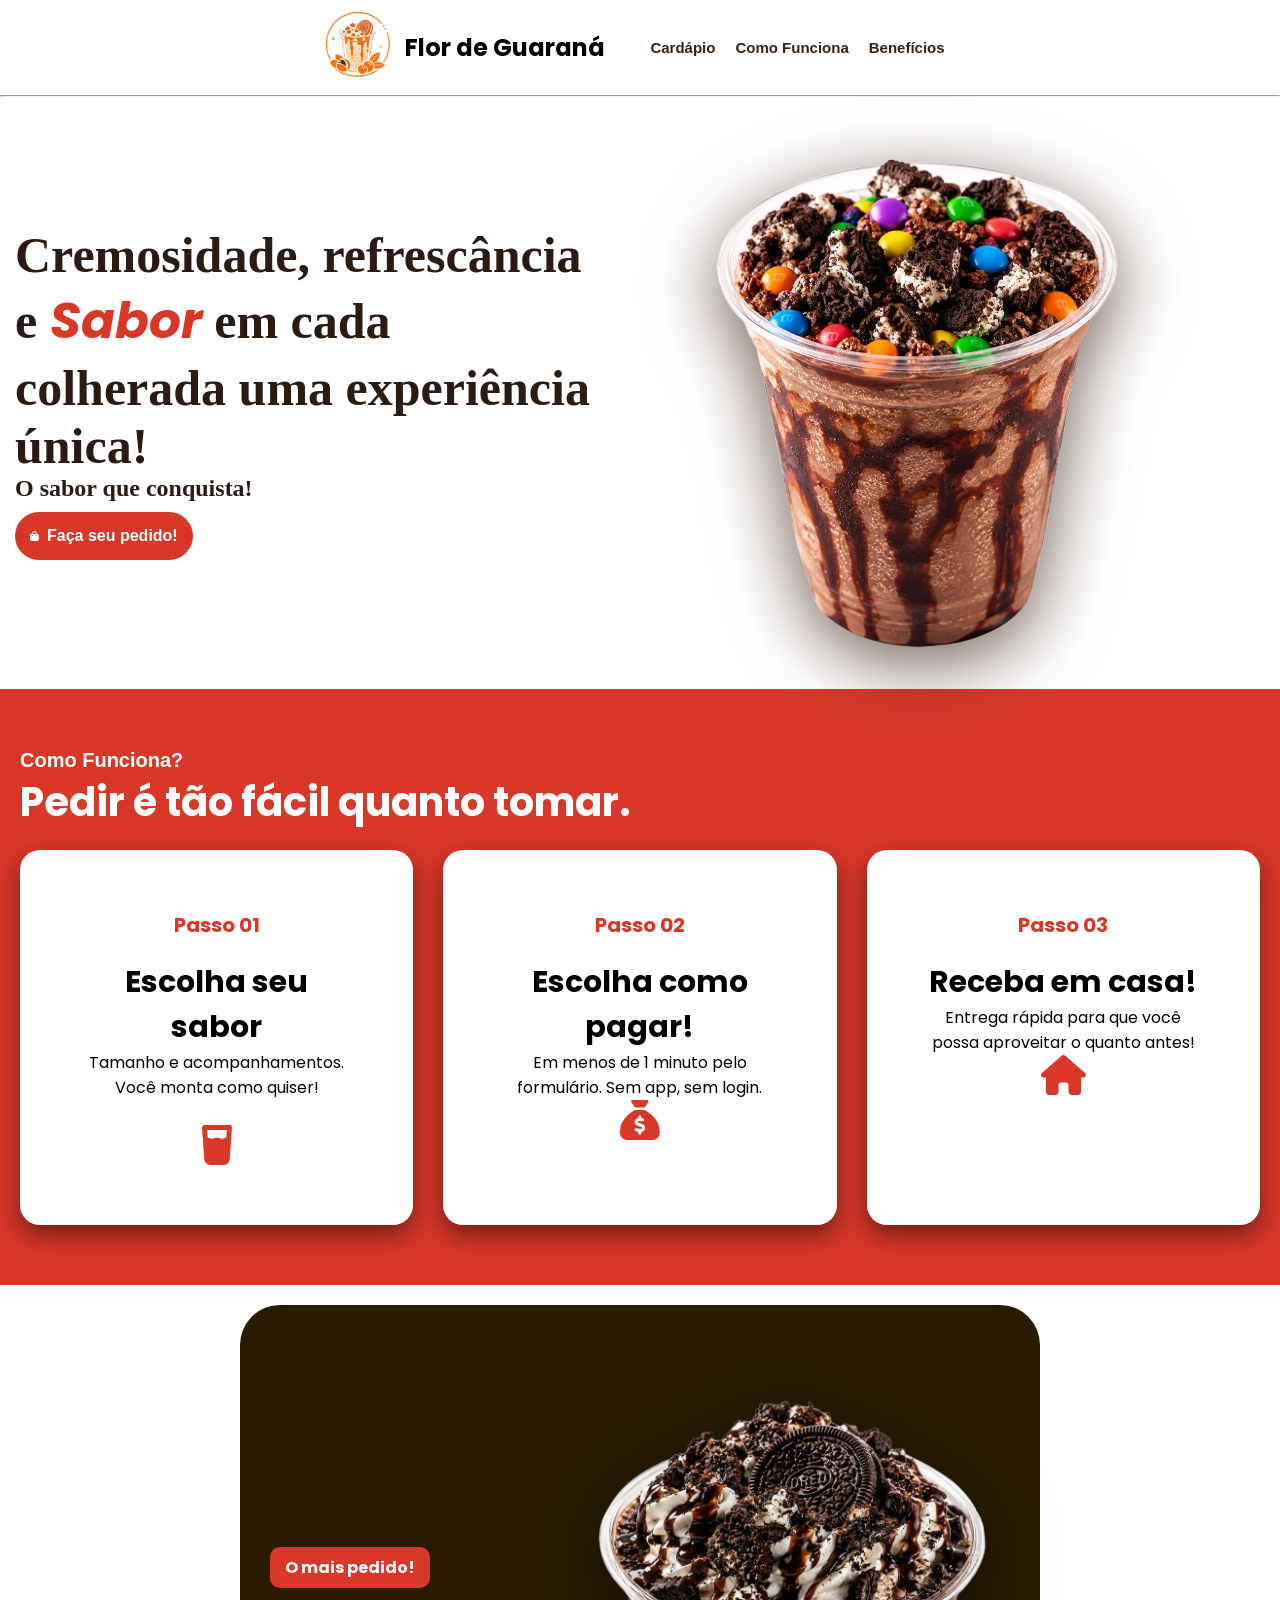
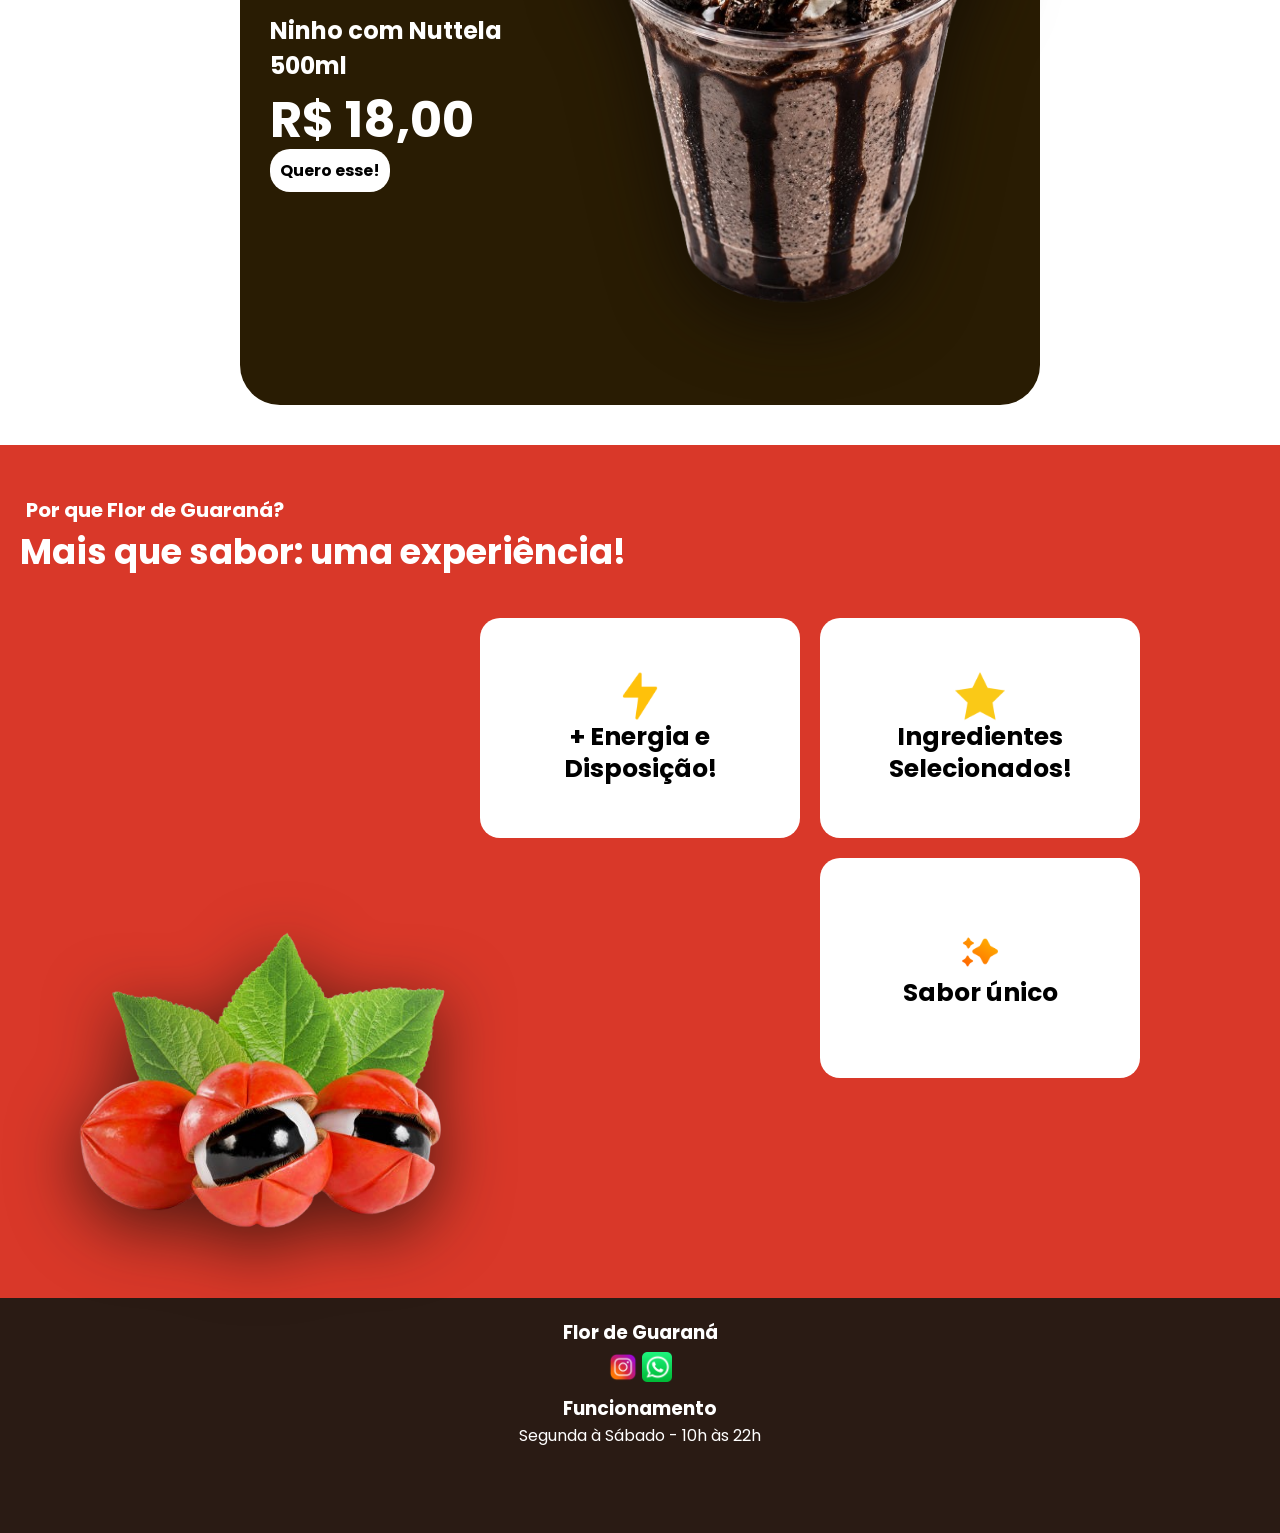
<file: flor-guarana/index.html>
<!DOCTYPE html>
<html lang="pt-br">
<head>
    <meta charset="UTF-8">
    <meta name="viewport" content="width=device-width, initial-scale=1.0">
    <title>Flor de Guaraná</title>
    <link rel="stylesheet" href="css/style.css">
    <link rel="stylesheet" href="https://cdnjs.cloudflare.com/ajax/libs/font-awesome/6.5.1/css/all.min.css">
    
</head>
<body>

    <header>
        <nav class="navbar">
            <a href="index.html" class="logo"> <img src="imagens/logo-site.png" alt="" class="logo-site">Flor de Guaraná</a>
            <ul class="menu">
                <li><a href="cardapio.html" target="_blank">Cardápio</a></li>
                <li><a href="#funcionamento">Como Funciona</a></li>
                <li><a href="#beneficios">Benefícios</a></li>
            </ul>
        </nav>
        <hr>
    </header>

    <main>

        <section class="hero">
           <div>
               <h2>Cremosidade, refrescância e <span class="destaque">Sabor</span> em cada colherada uma experiência única!</h2>
                <h1>O sabor que conquista! </h1>
                <div><a href="cardapio.html" target="_blank" class="btn"><i class="fa-solid fa-bag-shopping" id="sacola"></i>Faça seu pedido!</a></div>
           </div>

           

            <div>
                <img src="imagens/guarana.png" alt="guaraná do amazonas" class="img-principal">
            </div>


            

           
        </section>

        <section class="funcionamento" id="funcionamento">
            <h1 class="texto-p">Como Funciona?</h1>
            <h2 class="texto-g">Pedir é tão fácil quanto tomar.</h2>
            <br>

            <div class="passos-container">
                <div class="passos">
                        <h1>Passo 01</h1>
                        <h2>Escolha seu sabor</h2>
                        <span>Tamanho e acompanhamentos. Você monta como quiser!</span>
                        <br>
                        <i class="fa-solid fa-glass-water"></i>
                </div>
                <div class="passos">
                        <h1>Passo 02</h1>
                        <h2>Escolha como pagar!</h2>
                        <span>Em menos de 1 minuto pelo formulário. Sem app, sem login.</span>
                        <i class="fa-solid fa-sack-dollar"></i>
                </div>
                <div class="passos">
                        <h1>Passo 03</h1>
                        <h2>Receba em casa!</h2>
                        <span>Entrega rápida para que você possa aproveitar o quanto antes!</span>
                        <i class="fa-solid fa-house"></i>
                </div>
            </div>
        </section>

        <section class="maispedido">
            <div class="container">
                <div>
                
                    <div>
                        <span class="vendemais">O mais pedido!</span>
                    </div>
                    <br>
        
                    <div>
                        <h1>Ninho com Nuttela 500ml</h1>
                    </div>
                    <div>
                        <span class="preco1">R$ 18,00</span>
                    </div>
                    
                    <div>
                        <a href="cardapio.html" target="_blank" class="quero">Quero esse!</a>
                    </div>
                </div>


                <div>
                    <img src="imagens/oreo.png" alt="foto do guaraná mais pedido" class="oreo">
                </div>

            </div>
        </section>

        <section class="beneficios" id="beneficios">
            <h1 class="pq">Por que Flor de Guaraná?</h1>
            <h2 class="experiencia">Mais que sabor: uma experiência!</h2>

            <div class="beneficios2">

                <div class="benef">
                    <img src="imagens/energia.ico" alt="" class="icones">
                    <h1>+ Energia e Disposição!</h1>
                </div>

                
                <div class="benef">
                    <img src="imagens/estrela.ico" alt="" class="icones">
                    <h1>Ingredientes Selecionados!</h1>
                </div>
                
                <div class="benef">
                    <img src="imagens/brilho.ico" alt="" class="icones">
                    <h1 class="maior">Sabor único</h1>
                </div>
            </div>
            <div>
                <img src="imagens/fruta-guara.png" alt="" class="guarana">
            </div>
        </section>

    </main>

    <footer>
    
        <h3>Flor de Guaraná</h3>

        <div class="redes-sociais">
            <a href="#" target="_blank"><img src="imagens/insta.ico" alt="" class="icones2"></a>
            <a href="#" target="_blank"><img src="imagens/zap.ico" alt="" class="icones2"></a>
        </div>

        <div>
            <h3>Funcionamento</h3>
            <p>Segunda à Sábado - 10h às 22h</p>
        </div>
    </footer>
</body>
</html>
</file>
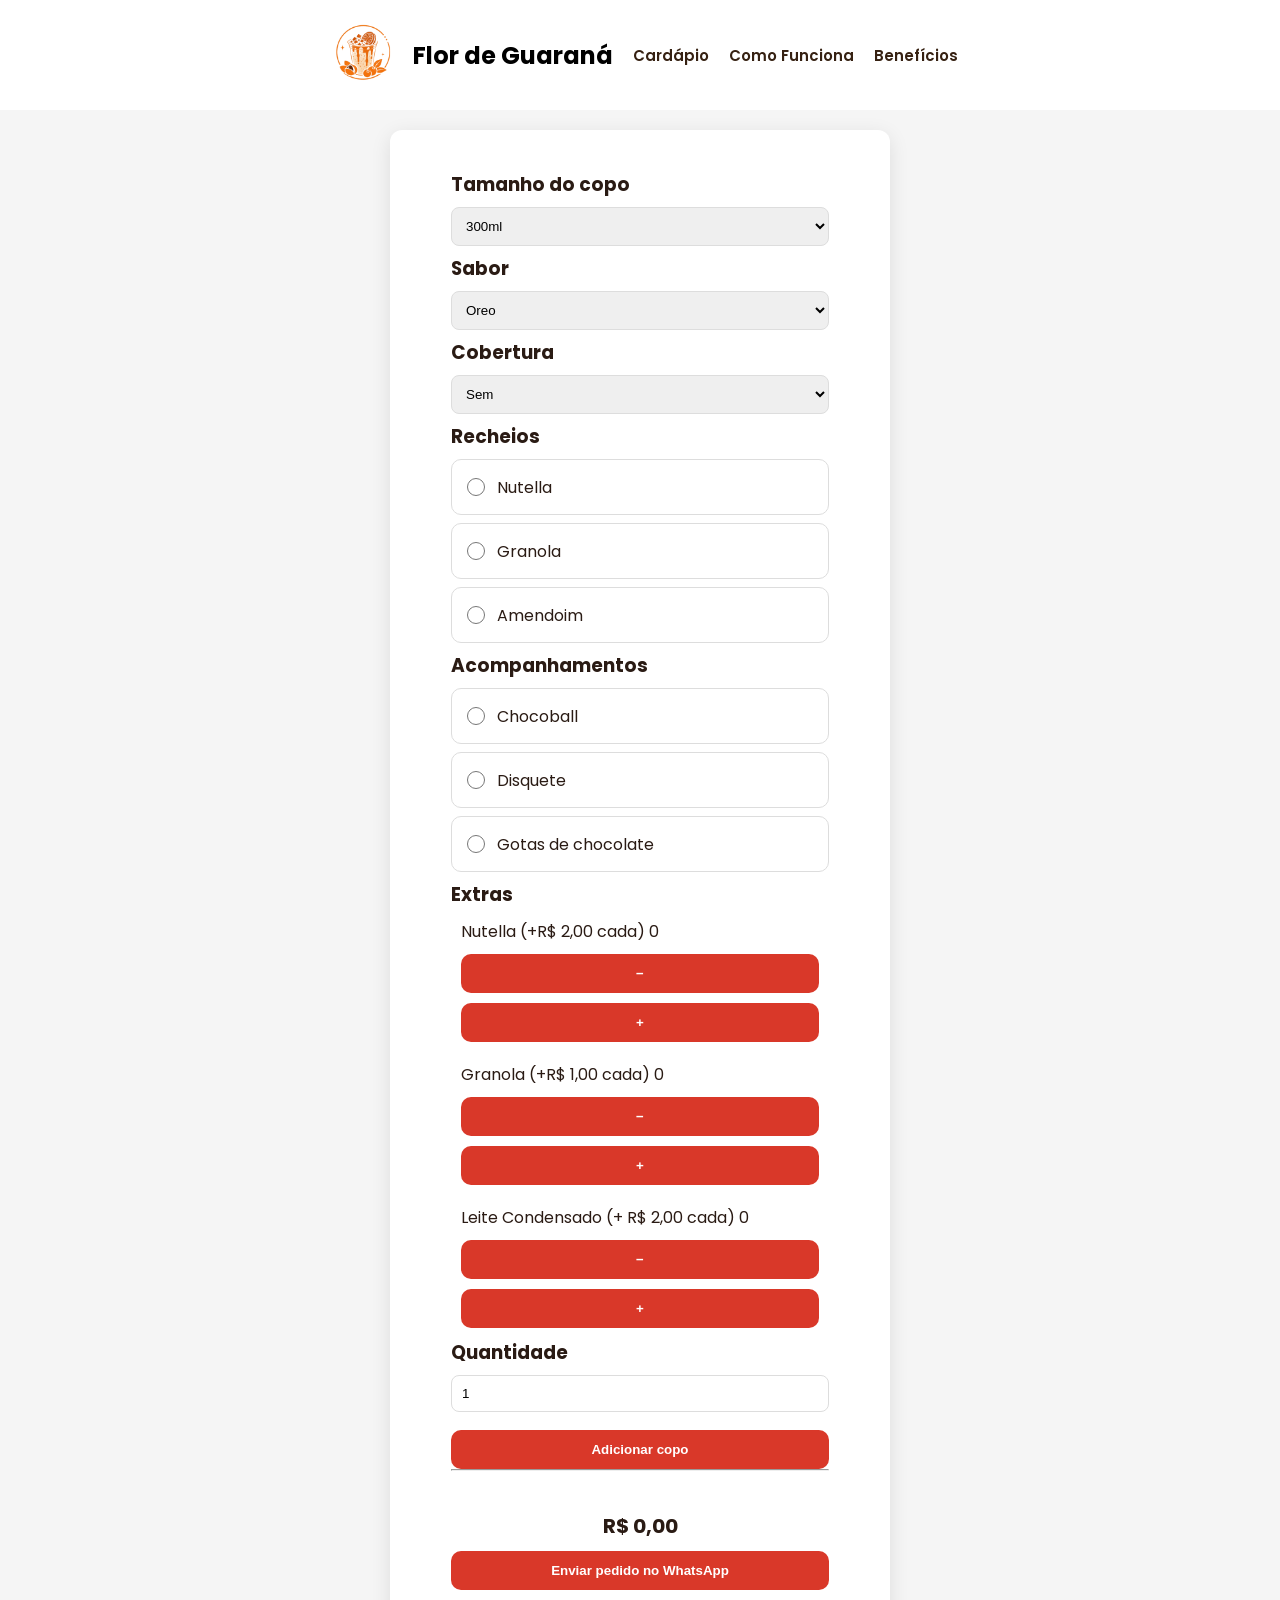
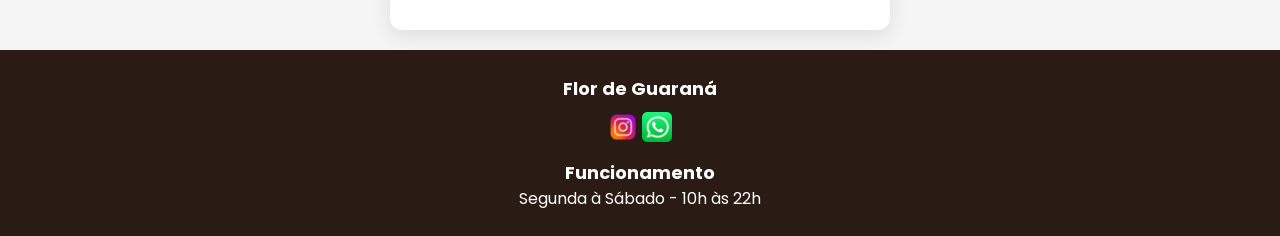
<file: flor-guarana/cardapio.html>
<!DOCTYPE html>
<html lang="pt-br">
<head>
<meta charset="UTF-8">
<meta name="viewport" content="width=device-width, initial-scale=1.0">
<title>Cardápio</title>
<link rel="stylesheet" href="css/stylecardapio.css">
</head>

<body>

<header>
    <nav class="navbar">
        <a href="index.html" class="logo">
            <img src="imagens/logo-site.png" class="logo-site">
            Flor de Guaraná
        </a>

        <ul class="menu">
            <li><a href="#">Cardápio</a></li>
            <li><a href="index.html#funcionamento">Como Funciona</a></li>
            <li><a href="index.html#beneficios">Benefícios</a></li>
        </ul>
    </nav>
</header>

<main>
<div class="container">
  <!-- TAMANHO -->
  <section class="bloco">
    <h3>Tamanho do copo</h3>
    <select id="tamanho">
      <option value="300ml">300ml</option>
      <option value="500ml">500ml</option>
      <option value="700ml">700ml</option>
    </select>
  </section>
  
  <!-- SABOR -->
  <section class="bloco">
    <h3>Sabor</h3>
    <select id="sabor">
      <option>Oreo</option>
      <option>Chocolate</option>
      <option>Morango</option>
    </select>
  </section>
  
  <!-- COBERTURA -->
  <section class="bloco">
    <h3>Cobertura</h3>
    <select id="cobertura">
      <option>Sem</option>
      <option>Chocolate</option>
      <option>Caramelo</option>
    </select>
  </section>
  
  <!-- RECHEIOS -->
  <section class="bloco">
    <h3>Recheios</h3>
    <label><input type="radio" name="recheio" value="nutella"> Nutella</label>
    <label><input type="radio" name="recheio" value="granola"> Granola</label>
    <label><input type="radio" name="recheio" value="amendoim"> Amendoim</label>
  </section>
  
  <!-- ACOMPANHAMENTOS -->
  <section class="bloco">
    <h3>Acompanhamentos</h3>
    <label><input type="radio" name="acompanhamento" value="chocoball"> Chocoball</label>
    <label><input type="radio" name="acompanhamento" value="disquete"> Disquete</label>
    <label><input type="radio" name="acompanhamento" value="gotas de chocolate"> Gotas de chocolate</label>
  </section>
  
  <!-- NOVA PARTE -->
  <h3>Extras</h3>
  
  <div class="extra">
      <span>Nutella (+R$ 2,00 cada)</span>
      <span id="qtd-nutella">0</span>
      <button type="button" onclick="menosExtra('nutella')">−</button>
  
      <button type="button" onclick="maisExtra('nutella')">+</button>
  </div>
  
  <div class="extra">
      <span>Granola (+R$ 1,00 cada)</span>
      <span id="qtd-granola">0</span>
      <button type="button" onclick="menosExtra('granola')">−</button>
  
      <button type="button" onclick="maisExtra('granola')">+</button>
  </div>
  
  <div class="extra">
      <span>Leite Condensado (+ R$ 2,00 cada)</span>
      <span id="qtd-condensado">0</span>
      <button type="button" onclick="menosExtra('condensado')">−</button>
  
      <button type="button" onclick="maisExtra('condensado')">+</button>
  </div>
  
  <!-- QUANTIDADE -->
  <section class="bloco">
    <h3>Quantidade</h3>
    <input type="number" id="qtd" value="1" min="1">
  </section>
  
  <button id="add">Adicionar copo</button>
  
  <hr>
  
  <div id="lista"></div>
  <h3 id="total">R$ 0,00</h3>
  <button id="enviarWhats">Enviar pedido no WhatsApp</button>
</div>


</main>

<footer>
    
        <h3>Flor de Guaraná</h3>

        <div class="redes-sociais">
            <a href="https://www.instagram.com/luci_anafdg/" target="_blank"><img src="imagens/insta.ico" alt="" class="icones2"></a>
            <a href="https://wa.me/5584996222620" target="_blank"><img src="imagens/zap.ico" alt="" class="icones2"></a>
        </div>

        <div>
            <h3>Funcionamento</h3>
            <p>Segunda à Sábado - 10h às 22h</p>
        </div>
    </footer>

<script src="js/funcionalidades.js"></script>
</body>
</html>
</file>
<file: flor-guarana/css/style.css>
@import url('https://fonts.googleapis.com/css2?family=Caveat:wght@400..700&family=Cedarville+Cursive&family=Pacifico&family=Poppins:ital,wght@0,100;0,200;0,300;0,400;0,500;0,600;0,700;0,800;0,900;1,100;1,200;1,300;1,400;1,500;1,600;1,700;1,800;1,900&family=Roboto+Mono:ital,wght@0,100..700;1,100..700&display=swap');
*{
    margin: 0;
    padding: 0;
    box-sizing: border-box;
}

body{
    overflow-x: hidden;
}

img{
    max-width: 100%;
    height: auto;
}

.navbar{
    display: flex;
    justify-content: center;
    align-items: center;
    gap: 20px;
    align-items: center;
    
}

.logo{
    font-family: "Poppins";
    display: flex;
    align-items: center;
    text-decoration: none;
    font-size: 1.5rem;
    font-weight: bold;
    color: black;


}

.logo-site{
    width: 95px;
}

.menu{
    display: flex;
    gap: 20px;
    list-style: none;
    padding: 25px;
    


}

.menu li a{
    text-decoration: none;
    color: rgb(54, 33, 18);
    font-weight: bold;
    font-family: Arial, Helvetica, sans-serif;
    font-size: 15px;
    transition: 0.3s;
}

.menu li a:hover{
    color:#D93829;
}

.hero{
    display: grid;
    grid-template-columns: 1fr 1fr;
    align-items: center;
    gap: 100px;
    padding: 15px;
}

.hero h2{
    color: #2A1B14;
    font-size: 50px;
}

.hero h1{
    color: #2A1B14;
}

.hero .btn{
    background-color:#D93829;
    color: white;
    text-decoration: none;
    padding: 15px;
    display: inline-flex;
    align-items: center;
    gap: 8px;
    border-radius: 25px;
    margin-top: 10px;
    font-family: Arial, Helvetica, sans-serif;
    font-weight: bold;
    justify-content: center;
}

.img-principal{
    filter: drop-shadow(0 18px 35px rgba(60, 35, 20, 0.726));
}



.destaque{
    font-family: "Poppins", cursive;
    font-weight: bold;
    font-style: italic;
    color: #D93829;
}

.texto-p{
    color: #D93829;
    font-family: Arial, Helvetica, sans-serif;
    font-size: 20px;
}

.texto-g{
    color: #ffffff;
    font-family: "Poppins", cursive;
    font-size: 40px;
}

.funcionamento{
    padding: 60px 20px;
    background-color:#d93829;
}


i{
    color: #D93829;
    align-items: center;
    font-size: 40px;
    text-align: center;
    
}

#sacola{
    font-size: 10px;
    color: white;
}

.icones{
    width: 50px;
    margin: 0 auto;
}

.icones2{
    width: 30px;
    margin: 0 auto;
}

.passos-container{
    display: flex;
    justify-content: center;
    gap: 30px;
    font-family: "Poppins";
}

.passos{
    width: 400px;
    padding: 60px;
    border-radius: 20px;
    box-shadow:  0 10px 25px rgba(0, 0, 0, 0.479);
    background-color: white;
    display: flex;
    flex-direction: column;
    align-items: center;
    text-align: center;
}

.passos h1{
    color: #d93829;
    margin-bottom: 20px;
    font-size: 20px;
}

.passos h2{
    font-size: 30px;
}

.texto-p{
    color: white;
}

.maispedido{
    background-color: white;
    display: flex;
    justify-content: center;
}
.container{
    display: flex;
    justify-content: center;
    background-color: rgb(41, 28, 3);
    font-family: "Poppins";
    max-width: 800px;
    width: 100%;
    height: auto;
    color: white;
    margin: 20px auto;
    padding: 30px;
    border-radius: 40px;
    align-items: center;
    min-height: 700px;
}



.vendemais{
    display: inline-block;
    background-color:#D93829; 
    padding: 8px 15px;
    border-radius: 10px;
    margin-top: 20px;
    font-weight: bold;
}

.oreo{
    filter: drop-shadow(0 18px 35px rgba(15, 9, 5, 0.726));
    
}

.preco1{
    font-size: 50px;
    font-weight: bold;
}

.preco-antigo{
    margin-left: 135px;
    font-size:18px ;
}

.quero{
    text-decoration: none;
    color: black;
    background-color: white;
    padding: 10px 10px;
    border-radius: 20px;
    font-weight: bold;
}

.beneficios{
    background-color: #D93829;
    font-family: "Poppins";
    margin-top: 20px;
    padding: 40px 20px;
}

.pq{
    margin-top: 10px;
    margin-left: 6px;
    color:white;
    font-size: 20px;
}

.experiencia{
    
    font-size: 35px;
    color: white;
}

.beneficios2{
    display: grid;
    grid-template-columns: repeat(2, 320px);
    gap: 20px;
    justify-content: end;
    margin-top: 40px;
    max-width: 1100px;
    margin-left: 40px;
    margin-right: 50px;
    padding: 0 20px;


}

.benef:nth-child(3){
    grid-column: 2;
    justify-self: center;
    
}


.benef{
    display: flex;
    flex-direction: column;
    background-color: white;
    padding: 20px;
    width: 100%;
    max-width: 320px;
    min-height: 220px;
    text-align: center;
    justify-content: center;
    border-radius: 20px;

    overflow-wrap: break-word;
    word-break: break-word;
}

.benef h1{
    font-size: 25px;
    line-height: 1.3;
}

.maior{
    font-size: 40px;
}

.guarana{
    width: 500px;
    filter: drop-shadow(0 18px 35px rgba(19, 11, 6, 0.705));
    position: relative;
    margin-top: -160px;
    
}

footer{
    display: flex;
    flex-direction: column;
    background-color: #2A1B14;
    color: white;
    font-family: "Poppins";
    padding: 20px;
    height: 235px;
    text-align: center;
    gap: 5px;
    
}

.prodape{
    margin-top: 50px;
}

@media (max-width: 768px){

    .hero{
        grid-template-columns: 1fr;
        gap: 20px;
        text-align: center;
    }

    .hero h2{
        font-size: 2rem;
    }

    .img-principal{
        width: 100%;
        max-width: 350px;
    }

}

@media (max-width: 768px){

    .navbar{
        flex-direction: column;
        gap: 10px;
    }

    .menu{
        flex-wrap: wrap;
        justify-content: center;
        padding: 10px;
    }

}

@media (max-width: 768px){

    .passos-container{
        flex-direction: column;
        align-items: center;
    }

    .passos{
        width: 100%;
        max-width: 350px;
        padding: 30px;
    }

}

@media (max-width: 768px){

    .container{
        flex-direction: column;
        text-align: center;
    }

    .oreo{
        width: 100%;
        max-width: 300px;
    }

}

@media (max-width: 768px){

    .beneficios{
        height: auto;
        padding-bottom: 50px;
    }

    .beneficios2{
        display: flex;
        flex-direction: column;
        align-items: center;
        gap: 20px;
        margin: 30px 0;
        grid-template-columns: 1fr;
        justify-items: center;
    
    }

    .benef{
        width: 100%;
        max-width: 320px;
        height: auto;
        min-height: 180px;
    }

}

@media (max-width: 768px){

    .container{
        width: 95%;
        padding: 20px;
        border-radius: 20px;
        min-height: auto;
        flex-direction: column-reverse;
        gap: 20px;
    }

    .oreo{
        width: 100%;
        max-width: 220px;
        display: block;
        margin: 0 auto;
    }

    .container h1{
        font-size: 1.8rem;
    }

    .preco1{
        font-size: 2rem;
    }

}

@media (max-width: 768px){
    .quero{
        width: 100%;
        max-width: 250px;
        margin: 20px auto 0;
    }
}

@media (max-width: 768px){
    .guarana{
        position: static;
        top: 0;
        margin-top: 20px;
        width: 100%;
        max-width: 320px;
        display: block;
        margin-left: auto;
        margin-right: auto;
    }
}
</file>
<file: flor-guarana/css/stylecardapio.css>
@import url('https://fonts.googleapis.com/css2?family=Poppins:wght@400;600;700&display=swap');

/* =========================
   RESET
========================= */
* {
    margin: 0;
    padding: 0;
    box-sizing: border-box;
}

/* =========================
   HEADER / NAVBAR
========================= */

header {
    background: white;
}

.navbar {
    display: flex;
    justify-content: center;
    align-items: center;
    gap: 20px;
    padding: 15px 10px;
}

.logo {
    display: flex;
    align-items: center;
    text-decoration: none;
    font-size: 1.5rem;
    font-weight: 700;
    color: #000;
    gap: 10px;
}

.logo-site {
    width: 80px;
}

.menu {
    display: flex;
    gap: 20px;
    list-style: none;
}

.menu li a {
    text-decoration: none;
    color: rgb(54, 33, 18);
    font-weight: 600;
    font-size: 15px;
    transition: 0.3s;
}

.menu li a:hover {
    color: #D93829;
}

/* =========================
   BODY
========================= */

body {
    font-family: 'Poppins', sans-serif;
    margin: 0;
    background: #f5f5f5;
    color: #2A1B14;
}

/* =========================
   MAIN
========================= */

main {
    max-width: 500px;
    margin: 20px auto;
    padding: 40px;
    background: #fff;
    border-radius: 12px;
    box-shadow: 0 5px 20px rgba(0,0,0,0.1);
}

/* inputs */
select,
input {
    width: 100%;
    padding: 10px;
    margin: 8px 0;
    border-radius: 8px;
    border: 1px solid #ddd;
    outline: none;
}

/* botão principal */
button {
    width: 100%;
    padding: 12px;
    background: #D93829;
    color: white;
    border: none;
    border-radius: 10px;
    cursor: pointer;
    font-weight: bold;
    margin-top: 10px;
}

button:hover {
    background: #b82e22;
}

/* títulos */
h4 {
    margin-top: 20px;
    margin-bottom: 10px;
}

/* =========================
   CARRINHO
========================= */

#lista {
    margin-top: 20px;
    display: flex;
    flex-direction: column;
    gap: 10px;
}

#lista div {
    background: #fff;
    border: 1px solid #eee;
    padding: 12px;
    border-radius: 10px;
}

#lista p {
    margin: 4px 0;
    font-size: 14px;
}

#total {
    margin-top: 20px;
    font-size: 20px;
    font-weight: bold;
    text-align: center;
}

/* botão remover */
#lista button {
    background: #333;
    margin-top: 8px;
}

#lista button:hover {
    background: #000;
}

/* =========================
   FOOTER
========================= */

footer {
    display: flex;
    flex-direction: column;
    background-color: #2A1B14;
    color: white;
    padding: 25px 15px;
    text-align: center;
    gap: 10px;
}

footer h3 {
    font-size: 18px;
}

.icones2 {
    width: 30px;
}

/* =========================
   RADIOS
========================= */

label {
    display: flex;
    align-items: center;
    gap: 12px;
    padding: 10px 15px;
    margin: 8px 0;
    border: 1px solid #ddd;
    border-radius: 10px;
    background: #fff;
    cursor: pointer;
    transition: .2s;
}

label:hover {
    border-color: #D93829;
    background: #fff7f6;
}

input[type="radio"] {
    width: 18px;
    height: 18px;
}

/* =========================
   EXTRAS
========================= */

.extra {
    padding: 10px;
}

/* container */
.container {
    width: 90%;
    max-width: 900px;
    margin: auto;
}

/* =========================
   RESPONSIVO
========================= */

@media (max-width:768px) {

    .navbar {
        flex-direction: column;
        text-align: center;
    }

    .menu {
        flex-direction: column;
        width: 100%;
        gap: 15px;
    }

    .logo {
        justify-content: center;
    }

    .extra {
        flex-direction: column;
        align-items: center;
    }

    footer {
        flex-direction: column;
        text-align: center;
    }
}
</file>
